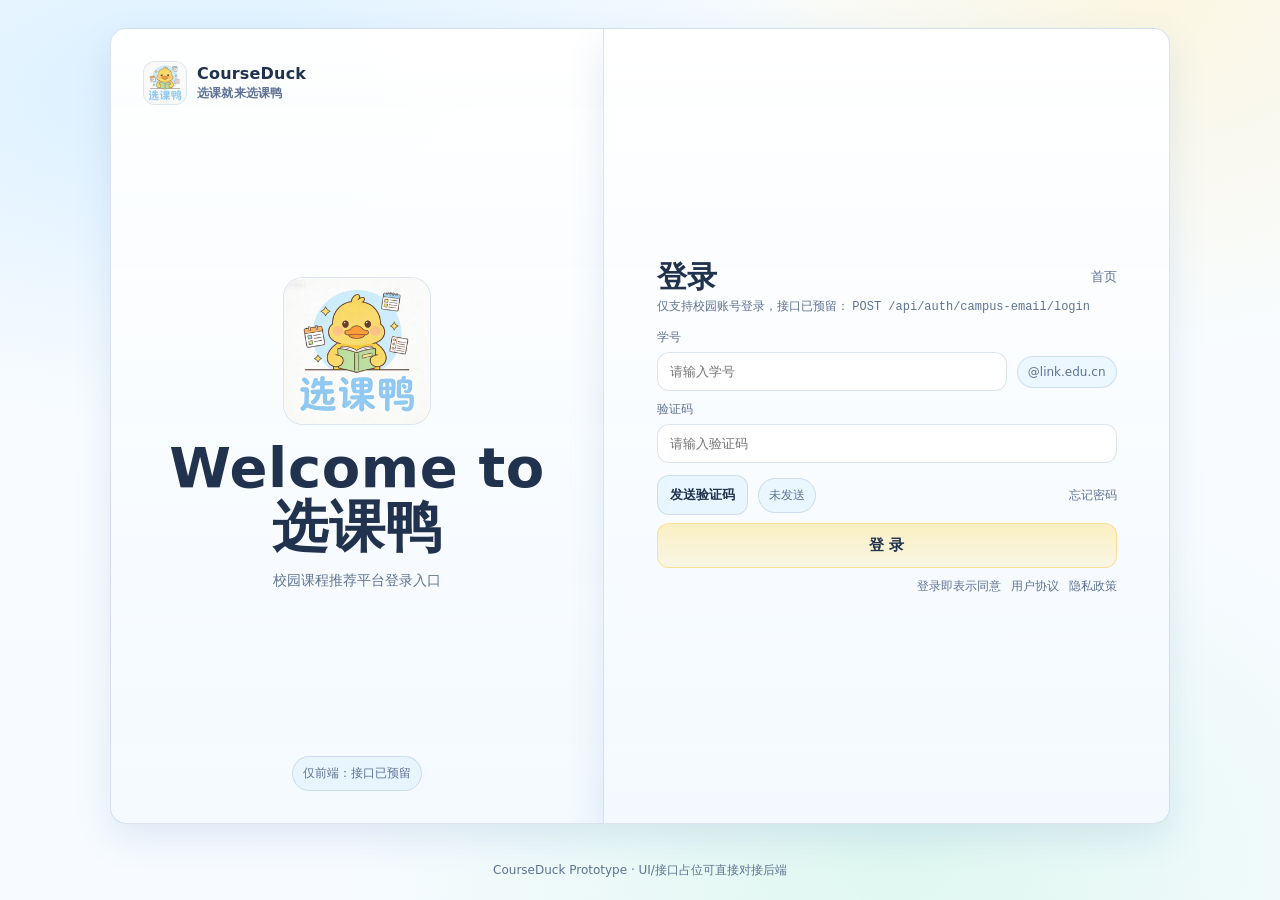
<file: index.html>
<!doctype html>
<html lang="zh-CN">
  <head>
    <meta charset="utf-8" />
    <meta name="viewport" content="width=device-width, initial-scale=1" />
    <meta http-equiv="refresh" content="0; url=./web/login.html" />
    <title>CourseDuck</title>
  </head>
  <body>
    <p>Redirecting to <a href="./web/login.html">CourseDuck Login</a>...</p>
  </body>
</html>
</file>
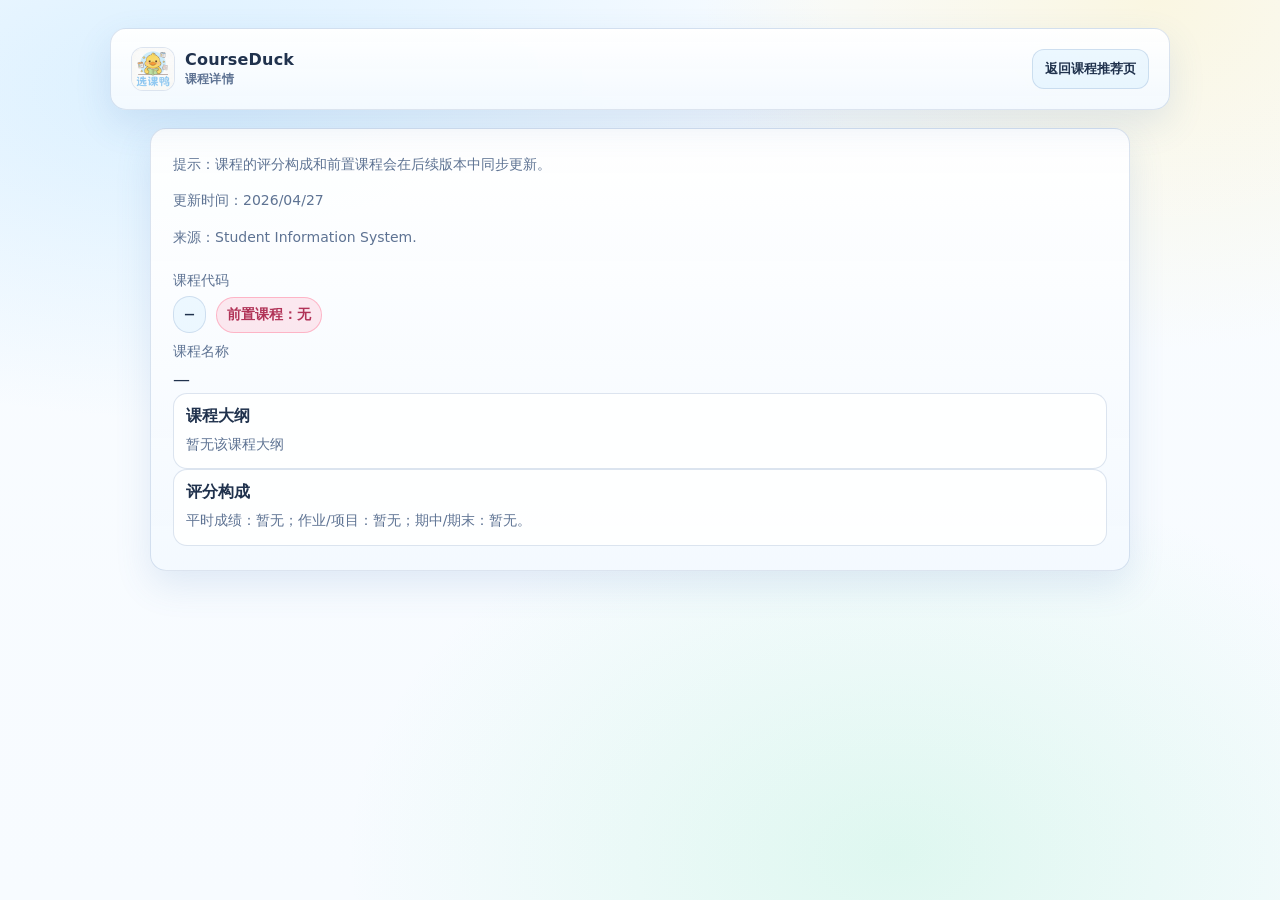
<file: web/course-detail.html>
<!doctype html>
<html lang="zh-CN">
  <head>
    <meta charset="utf-8" />
    <meta name="viewport" content="width=device-width, initial-scale=1" />
    <title>CourseDuck - 课程详情</title>
    <link rel="stylesheet" href="./assets/styles.css" />
  </head>
  <body class="course-detail-page">
    <div class="container">
      <header class="topbar">
        <div class="brand">
          <img class="logo-img" src="./assets/logo.png" alt="CourseDuck Logo" />
          <div>
            <h1>CourseDuck <span class="sub">课程详情</span></h1>
          </div>
        </div>
        <div class="nav">
          <button class="btn" id="backBtn" type="button">返回课程推荐页</button>
        </div>
      </header>

      <div class="grid detail-grid">
        <section class="panel detail-panel">
          <p class="hint">提示：课程的评分构成和前置课程会在后续版本中同步更新。</p>
          <p class="hint">更新时间：2026/04/27</p>
          <p class="hint" id="courseSource">来源：Student Information System.</p>
          <div class="field field-course-code">
            <label>课程代码</label>
            <div class="row">
              <div class="chip course-code-chip" id="courseCodeVal">-</div>
              <div class="chip prereq-chip" id="coursePrereqVal">前置课程：无</div>
            </div>
          </div>
          <div class="field">
            <label>课程名称</label>
            <div class="course-name-val" id="courseNameVal">-</div>
          </div>
          <div class="item">
            <div class="t"><h3>课程大纲</h3></div>
            <div class="meta" id="courseOutlineVal">-</div>
          </div>
          <div class="item">
            <div class="t"><h3>评分构成</h3></div>
            <div class="meta" id="courseGradingVal">暂无（后续补充）</div>
          </div>
        </section>
      </div>
    </div>

    <script src="./assets/course-catalog.js"></script>
    <script>
      const params = new URLSearchParams(window.location.search);
      const code = decodeURIComponent(params.get("code") || "").trim();
      let legacy = {};
      try {
        legacy = JSON.parse(localStorage.getItem("courseduck.courseDetails") || "{}");
      } catch {}

      const catalog = window.COURSE_CATALOG || {};
      const outlineOverrides = {
        FIN2010: "投融资决策、资本成本、货币时间价值、现金流分析、营运资金管理、资本预算",
        FIN2210: "概率基础、随机变量、期望方差、多元分布、条件概率、大数定律、中心极限定理",
        FIN3030: "金融体系、商业银行、金融市场、央行政策、影子银行、中国金融市场结构",
        FIN3080: "现金流估值、相对估值、投资组合理论、CAPM、因子模型、量化策略、行为金融",
        FIN3210: "大数据金融、区块链、机器学习、智能投顾、支付、信贷、监管科技、另类数据",
        FIN3340: "VC/PE、初创企业估值、投资条款、LBO、退出机制（IPO/并购）",
        FIN4080: "前景理论、认知偏差、羊群效应、有限套利、行为资产定价、市场异象",
        FIN4110: "远期期货、期权平价、二叉树模型、BS模型、对冲策略、套利、衍生品定价",
        FIN4120: "债券定价、收益率曲线、久期、凸性、利率风险、期限结构、信用风险",
        FIN4210: "资本结构、MM定理、股利政策、融资决策、资本预算、并购基础",
        FIN4220: "企业估值、相对估值、并购重组、资本结构优化、价值创造",
        FIN4230: "安全边际、自由现金流、经济护城河、财务健康、价值陷阱、长期投资",
        FIN4231: "消费定价模型、因子模型、市场效率、技术分析、行为定价、风险溢价",
        FMA4200: "多元统计、回归分析、时间序列、波动率建模、风险管理、投资组合分析",
        FMA4800: "蒙特卡洛模拟、二叉树、数值定价、随机模型、金融数值方法",
        RMS4060: "市场风险、信用风险、利率风险、流动性风险、衍生品对冲、风险度量",
        ECO2011: "供需理论、消费者行为、生产与成本、市场结构、市场均衡、福利分析",
        ECO2021: "GDP核算、通胀与失业、经济增长、财政政策、货币政策、金融市场",
        ECO3011: "效用函数、生产函数、成本最小化、完全竞争、垄断、寡头、一般均衡",
        ECO3021: "索洛模型、内生增长、IS-LM模型、经济周期、货币政策、开放宏观",
        ECO3080: "线性回归、分类、重抽样、正则化、树模型、神经网络、无监督学习、聚类",
        ECO3090: "信用风险建模、时序分析、深度学习、组合优化、NLP、强化学习交易",
        ECO3110: "时间偏好、风险偏好、前景理论、社会偏好、注意力、框架效应",
        ECO3121: "回归模型、最小二乘法、假设检验、异方差、虚拟变量、时间序列、Stata实操",
        ECO3160: "纳什均衡、序贯博弈、重复博弈、不完全信息、拍卖、议价、委托代理",
        ECO3211: "潜在结果模型、随机实验、DID、工具变量、断点回归、因果推断",
        ECO3410: "货币理论、央行、货币政策、利率决定、银行管理、金融体系",
        ECO3430: "公共品、外部性、税收理论、社保、收入分配、政府干预",
        ECO3480: "市场势力、定价策略、广告、研发、反垄断、网络经济、竞争政策",
        ECO3610: "比较优势、H-O模型、关税、贸易政策、离岸外包、跨国公司",
        ECO3620: "宏观指标、数据可视化、人口结构、经济周期、财政货币政策、AI政策分析",
        ECO3630: "国际收支、汇率决定、利率平价、宏观政策、跨境资本流动、汇率制度",
        ECO3710: "经济改革、制度、官僚治理、分权、国企、金融、创新、环境",
        ECO4121: "平稳序列、ARMA、ARIMA、GARCH、单位根、VAR、波动率建模、预测",
        ACT2111: "会计恒等式、财务报表、借贷记账、收入、资产、负债、所有者权益、会计循环",
        ACT2121: "成本概念、分批/分步成本法、本量利分析、作业成本法、预算、差异分析、资本预算",
        ACT3011: "收入确认、租赁、所得税、养老金、每股收益、权益、负债、报表披露、会计变更",
        ACT3131: "信息不对称、有效市场、会计披露、估值、契约理论、会计新发展",
        ACT3141: "AIS与ERP、收入/支出循环、内控、金蝶系统、供应链云、大数据、区块链",
        ACT3153: "私法、财产法、合同法、商业组织、并购、证券法、中国商法",
        ACT3154: "香港法律制度、反贪、合同法、侵权法、雇佣法、公司治理、公司设立",
        ACT3181: "信用风险、评级方法、会计信息、信贷决策、风险度量、案例分析",
        ACT3311: "会计分析、盈余质量、破产预测、舞弊法务、Stata实操、资本市场应用",
        ACT3321: "文本挖掘、数据处理、情感分析、网络爬虫、主题模型、NLP、生成式AI",
        ACT4121: "管理控制系统、转移定价、绩效衡量、激励机制、公司治理",
        ACT4131: "审计流程、风险评估、内控、销售/采购/存货/薪酬循环、审计报告、职业道德",
        ACT4213: "投资估值、应计与现金流、盈利能力、增长分析、财务预测、AI基本面分析",
        ACT4231: "公司治理、风险识别、合规、反舞弊、反洗钱、内控体系",
        ACT4252: "并购、估值、LBO、重组、破产、SPAC、融资策略、退出策略",
        ACT4262: "个税、企业所得税、增值税、消费税、财产税、转让定价、税收征管",
        ACT4263: "税收居民、税收协定、转让定价、跨境筹划、反避税、双重征税",
        ACT4311: "Python/R、数据处理、预测模型、聚类、关联规则、文本分析、因果推断",
        ACT4321: "数据清洗、SQL、Stata、Tableau、描述/预测分析、数据可视化、AI可视化",
        MAT1001: "极限、导数、积分、微分方程、优化、应用",
        MAT2040: "线性方程组、矩阵、向量空间、行列式、特征值、正交、SVD、线性变换",
        MAT3280: "概率空间、随机变量、期望、大数定律、中心极限定理、条件期望、鞅",
        STA2001: "概率分布、抽样、点估计、区间估计、假设检验",
        STA2002: "方差分析、回归分析、非参数检验、似然比检验、卡方检验",
        STA3020: "充分统计量、似然估计、贝叶斯推断、假设检验、区间估计",
        STA4001: "马尔可夫链、泊松过程、连续时间马氏链、布朗运动、排队论",
        STA4003: "平稳性、ARMA、ARIMA、预测、GARCH、季节性、波动率建模",
        DDA3020: "线性回归、逻辑回归、SVM、决策树、神经网络、无监督学习、聚类、PCA",
        MAT4500: "鞅、布朗运动、伊藤积分、伊藤公式、SDE、衍生品定价、金融应用",
        DMS2030: "运营战略、流程分析、项目管理、质量管理、库存管理、供应链、需求预测",
        DMS3003: "概率统计、线性回归、模型检验、仿真、线性/非线性优化、商业决策",
        MIS2051: "数据库、关系模型、SQL、数据挖掘、聚类、关联规则、文本挖掘、网络分析",
        MIS3011: "生成式AI、大模型、提示工程、机器学习、深度学习、AI项目全流程、商业应用",
        MKT3310: "数据可视化、聚类、回归、分类、实验设计、客户价值、定价优化",
        MKT3320: "数据预处理、RFM、客户生命周期价值、逻辑回归、推荐系统、文本分析",
        MKT3060: "概率统计、A/B测试、回归、DID、RDD、工具变量、因果推断",
        MGT2020: "管理职能、决策、战略、组织设计、领导、控制、全球管理",
        MGT3250: "全球化、FDI、跨国企业、国际化战略、进入模式、区位选择、全球-本地平衡",
        MGT4250: "文化维度、文化智力、国际谈判、商务礼仪、原则式谈判、跨文化冲突解决",
        MKT2010: "营销导论、市场调研、消费者行为、STP、4P策略、品牌、渠道、推广",
        MKT3020: "感知、学习、动机、态度、决策、群体影响、社会阶层、文化",
        MKT3030: "公关、促销、媒体计划、数字媒体、内容策略、传播效果",
        MKT4110: "品牌资产、品牌战略、定位、品牌个性、品牌延伸、无形资产",
        MKT4120: "研究设计、数据收集、问卷设计、抽样、描述/推断统计、回归分析、报告",
      };
      const fromCatalog = code ? catalog[code] : null;
      const fromLegacy = code && legacy[code] ? legacy[code] : null;

      const name =
        (fromCatalog && fromCatalog.name) ||
        (fromLegacy && fromLegacy.name) ||
        "";
      const baseOutline =
        (fromCatalog && fromCatalog.outline) ||
        (fromLegacy && fromLegacy.outline) ||
        "";
      const overrideOutline = (code && outlineOverrides[code]) || "";
      function mergeOutlines(primary, secondary) {
        const parts = []
          .concat((primary || "").split(/[、；;，,]/))
          .concat((secondary || "").split(/[、；;，,]/))
          .map((item) => item.trim())
          .filter(Boolean);
        const uniq = [];
        const seen = new Set();
        for (const item of parts) {
          if (!seen.has(item)) {
            seen.add(item);
            uniq.push(item);
          }
        }
        return uniq.join("、");
      }
      const outline =
        mergeOutlines(baseOutline, overrideOutline) ||
        baseOutline ||
        overrideOutline ||
        "暂无该课程大纲";
      const gradingText = "平时成绩：暂无；作业/项目：暂无；期中/期末：暂无。";
      const prerequisiteText = "前置课程：无";

      document.getElementById("courseCodeVal").textContent = code || "—";
      document.getElementById("courseNameVal").textContent = name || "—";
      document.getElementById("courseOutlineVal").textContent = outline;
      document.getElementById("courseGradingVal").textContent = gradingText;
      document.getElementById("coursePrereqVal").textContent = prerequisiteText;

      document.getElementById("backBtn").addEventListener("click", () => {
        if (history.length > 1) history.back();
        else window.location.href = "./recommend.html";
      });
    </script>
  </body>
</html>
</file>
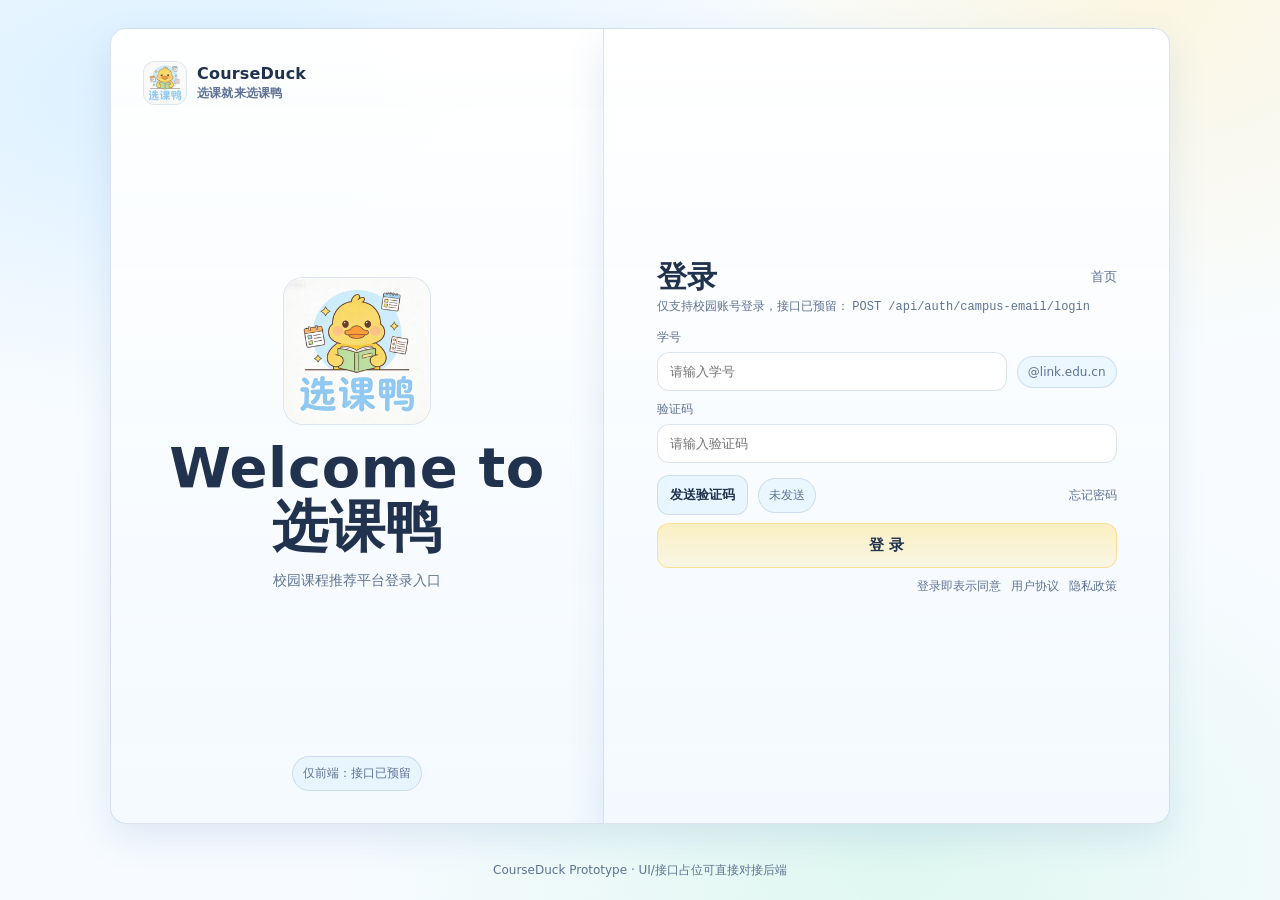
<file: web/login.html>
<!doctype html>
<html lang="zh-CN">
  <head>
    <meta charset="utf-8" />
    <meta name="viewport" content="width=device-width, initial-scale=1" />
    <title>CourseDuck - 登录</title>
    <link rel="stylesheet" href="./assets/styles.css" />
  </head>
  <body>
    <div class="login-shell">
      <section class="login-hero panel">
        <div class="brand">
          <img class="logo-img" src="./assets/logo.png" alt="CourseDuck Logo" />
          <div>
            <h1>CourseDuck <span class="sub">选课就来选课鸭</span></h1>
          </div>
        </div>
        <div class="hero-copy">
          <img class="hero-center-logo" src="./assets/logo.png" alt="选课鸭 Logo" />
          <h2>Welcome to<br />选课鸭</h2>
          <p class="hint">校园课程推荐平台登录入口</p>
        </div>
        <div class="hero-meta">
          <span class="chip">仅前端：接口已预留</span>
        </div>
      </section>

      <section class="login-form-wrap panel">
        <div class="login-form-inner">
          <div class="login-head">
            <h2>登录</h2>
            <a class="login-home" href="./school.html" title="跳过登录（原型）">首页</a>
          </div>
          <p class="hint">
            仅支持校园账号登录，接口已预留：
            <span style="font-family:var(--mono)">POST /api/auth/campus-email/login</span>
          </p>

          <form id="loginForm" class="login-form">
            <div class="field">
              <label for="studentId">学号</label>
              <div class="row login-email-row">
                <input class="input" id="studentId" name="studentId" type="text" placeholder="请输入学号" autocomplete="username" required />
                <span class="chip">@link.edu.cn</span>
              </div>
            </div>
            <div class="field">
              <label for="code">验证码</label>
              <input class="input" id="code" name="code" type="text" placeholder="请输入验证码" inputmode="numeric" minlength="4" maxlength="8" required />
            </div>

            <div class="row login-actions">
              <div class="row">
                <button class="btn" id="sendCodeBtn" type="button">发送验证码</button>
                <span class="chip" id="sendHint">未发送</span>
              </div>
              <a href="#" class="login-forgot">忘记密码</a>
            </div>

            <button class="btn primary login-submit" id="loginBtn" type="submit">登 录</button>

            <div class="row policy-links login-policy">
              <span>登录即表示同意</span>
              <a href="#" id="agreementBtn">用户协议</a>
              <a href="#" id="privacyBtn">隐私政策</a>
            </div>
          </form>
        </div>
      </section>
    </div>

    <div class="footer">CourseDuck Prototype · UI/接口占位可直接对接后端</div>
    <div class="modal-overlay" id="policyModalOverlay" aria-hidden="true">
      <div class="modal" role="dialog" aria-modal="true" aria-labelledby="policyModalTitle">
        <div class="modal-header">
          <h3 class="modal-title" id="policyModalTitle">协议标题</h3>
          <button class="btn" type="button" id="policyModalCloseTop">关闭</button>
        </div>
        <div class="modal-body" id="policyModalBody">
          协议内容占位。
        </div>
        <div class="modal-footer">
          <button class="btn primary" type="button" id="policyModalCloseBottom">我知道了</button>
        </div>
      </div>
    </div>

    <script type="module">
      import { loginWithCampusEmail } from "./assets/api.js";
      import { $, toast, writeSession } from "./assets/ui.js";

      const form = $("#loginForm");
      const studentIdEl = $("#studentId");
      const codeEl = $("#code");
      const sendBtn = $("#sendCodeBtn");
      const sendHint = $("#sendHint");
      const loginBtn = $("#loginBtn");
      const agreementBtn = $("#agreementBtn");
      const privacyBtn = $("#privacyBtn");
      const policyModalOverlay = $("#policyModalOverlay");
      const policyModalTitle = $("#policyModalTitle");
      const policyModalBody = $("#policyModalBody");
      const policyModalCloseTop = $("#policyModalCloseTop");
      const policyModalCloseBottom = $("#policyModalCloseBottom");

      function openPolicyModal(type) {
        if (type === "agreement") {
          policyModalTitle.textContent = "用户协议";
          policyModalBody.textContent = "用户协议内容预留中：后续可接入完整协议文本或 markdown 渲染。";
        } else {
          policyModalTitle.textContent = "隐私政策";
          policyModalBody.textContent = "隐私政策内容预留中：后续可接入完整隐私条款与数据说明。";
        }
        policyModalOverlay.classList.add("show");
        policyModalOverlay.setAttribute("aria-hidden", "false");
      }
      function closePolicyModal() {
        policyModalOverlay.classList.remove("show");
        policyModalOverlay.setAttribute("aria-hidden", "true");
      }

      sendBtn.addEventListener("click", () => {
        const studentId = (studentIdEl.value || "").trim();
        if (!studentId) {
          toast({ title: "请先填写学号", message: "示例：12345678" });
          return;
        }
        sendHint.textContent = "已发送（原型占位）";
        toast({
          title: "验证码已发送（占位）",
          message: "当前原型不实际发送邮件。后端接入后可实现 /api/auth/campus-email/send-code。",
        });
      });

      form.addEventListener("submit", async (e) => {
        e.preventDefault();
        const studentId = (studentIdEl.value || "").trim();
        const email = `${studentId}@link.edu.cn`;
        const code = (codeEl.value || "").trim();
        if (!studentId || !code) return;

        loginBtn.disabled = true;
        loginBtn.textContent = "登录中…";
        try {
          const res = await loginWithCampusEmail({ email, code });
          writeSession(res);
          toast({ title: "登录成功", message: `欢迎：${res.user?.email || email}` });
          setTimeout(() => (window.location.href = "./school.html"), 450);
        } catch (err) {
          toast({ title: "登录失败", message: String(err?.message || err) });
        } finally {
          loginBtn.disabled = false;
          loginBtn.textContent = "登录";
        }
      });

      agreementBtn.addEventListener("click", (e) => {
        e.preventDefault();
        openPolicyModal("agreement");
      });
      privacyBtn.addEventListener("click", (e) => {
        e.preventDefault();
        openPolicyModal("privacy");
      });
      policyModalCloseTop.addEventListener("click", closePolicyModal);
      policyModalCloseBottom.addEventListener("click", closePolicyModal);
      policyModalOverlay.addEventListener("click", (e) => {
        if (e.target === policyModalOverlay) closePolicyModal();
      });
    </script>
  </body>
</html>
</file>
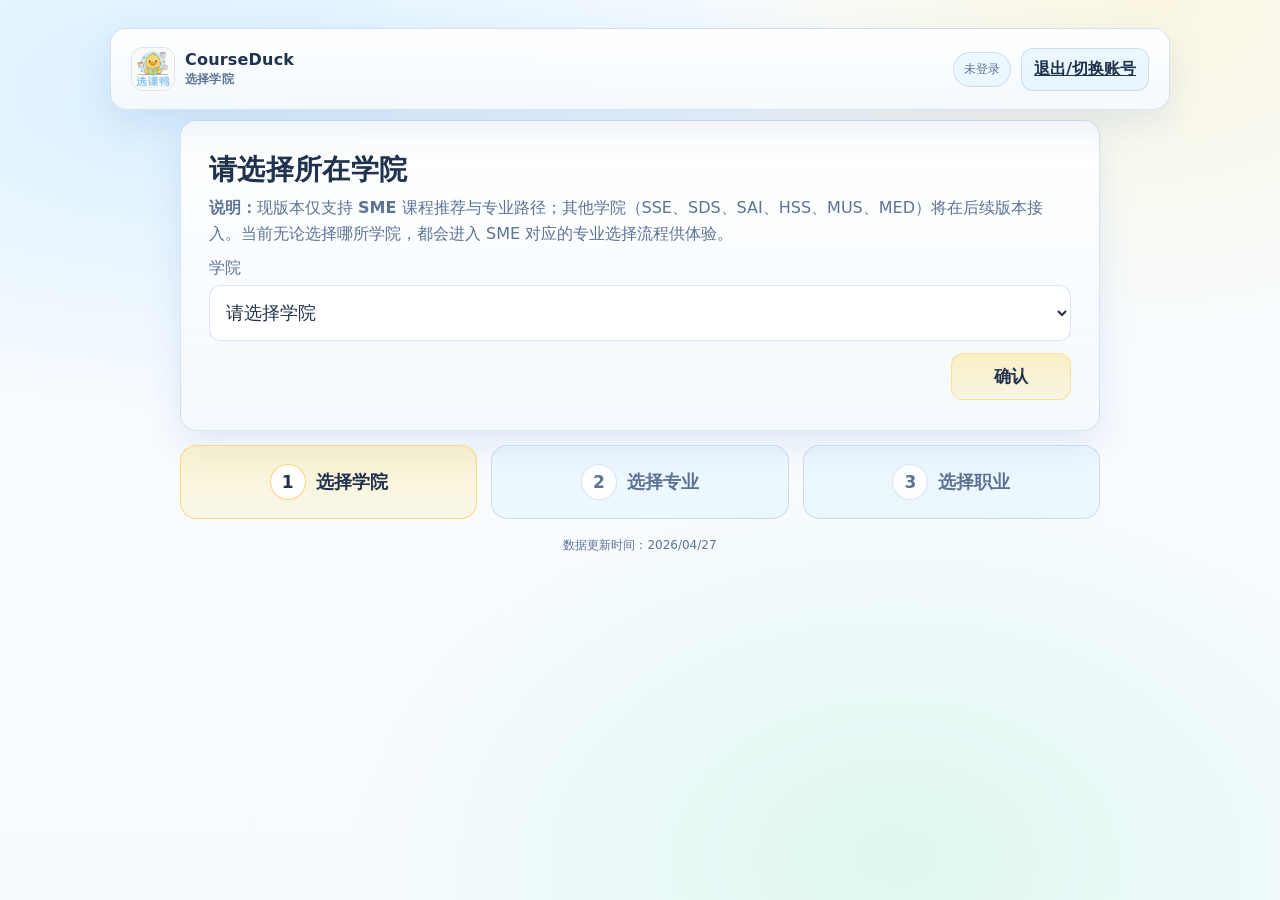
<file: web/recommend.html>
<!doctype html>
<html lang="zh-CN">
  <head>
    <meta charset="utf-8" />
    <meta name="viewport" content="width=device-width, initial-scale=1" />
    <title>CourseDuck - 推荐</title>
    <link rel="stylesheet" href="./assets/styles.css" />
  </head>
  <body class="recommend-page">
    <div class="container">
      <header class="topbar">
        <div class="brand">
          <img class="logo-img" src="./assets/logo.png" alt="CourseDuck Logo" />
          <div>
            <h1>CourseDuck <span class="sub">推荐（技能树 + 课程）</span></h1>
          </div>
        </div>
        <div class="nav">
          <span class="chip" id="profileChip">未选择</span>
          <a class="btn" href="./career.html">返回职业选择</a>
          <a class="btn" href="./school.html">返回学院选择</a>
          <a class="btn danger" href="./login.html">退出/切换账号</a>
        </div>
      </header>

      <div class="recommend-layout">
        <div class="recommend-left">
          <section class="panel skill-display-panel">
            <h2>技能展示</h2>
            <p class="hint">
              技能展示用于解释“为什么推荐这些课”，下方以树形图形式展示职业与技能组关系。
              本页预留接口：<span style="font-family:var(--mono)">GET /api/skill-tree</span>、<span style="font-family:var(--mono)">POST /api/recommendations</span>
            </p>
            <div id="tree"></div>
            <div class="row skill-report-action">
              <button class="btn" id="skillReportBtn" type="button">技能报告</button>
            </div>
          </section>

          <section class="panel">
            <h2>专业课程库</h2>
            <p class="hint">勾选你已经上过的课程，系统会在推荐中标记“已修”。课程标签分为基础课、进阶课和四选一（只需选择一门或多门即可）。</p>
            <div class="list" id="courseList" style="margin-top:10px"></div>
          </section>
        </div>

        <aside class="panel recommend-right">
          <h2>课程推荐</h2>
          <p class="hint">推荐结果与技能树同排展示，点击课程详情跳转到详情页查看。</p>
          <div class="row" style="justify-content:space-between; margin-bottom:10px">
            <span class="chip" id="reqMeta">requestId: -</span>
            <button class="btn primary" id="regenBtn" type="button">刷新</button>
          </div>
          <div class="list" id="recoList"></div>
        </aside>
      </div>

      <div class="footer">建议：后端接入后，把推荐结果落库，支持“收藏/反馈/不喜欢/原因”闭环优化</div>
      <div class="footer">数据更新时间：2026/04/27</div>
    </div>
    <div class="modal-overlay" id="skillReportModalOverlay" aria-hidden="true">
      <div class="modal" role="dialog" aria-modal="true" aria-labelledby="skillReportModalTitle">
        <div class="modal-header">
          <h3 class="modal-title" id="skillReportModalTitle">技能报告</h3>
          <button class="btn" type="button" id="skillReportCloseTop">关闭</button>
        </div>
        <div class="modal-body">
          <p style="margin:0 0 8px">数据来源：boss直聘</p>
          <p style="margin:0">技能树分析：暂无（会在后续版本中同步更新， 跟据已修课程显示已掌握的技能以及技能缺口）</p>
        </div>
        <div class="modal-footer">
          <button class="btn primary" type="button" id="skillReportCloseBottom">我知道了</button>
        </div>
      </div>
    </div>

    <script src="./assets/course-catalog.js"></script>
    <script>
      const $ = (s) => document.querySelector(s);
      const profile = (() => {
        let p = {};
        try { p = JSON.parse(localStorage.getItem("courseduck.profile") || "{}"); } catch {}
        const q = new URLSearchParams(window.location.search);
        if (!p.majorId && q.get("majorId")) p.majorId = q.get("majorId");
        if (!p.careerId && q.get("careerId")) p.careerId = q.get("careerId");
        return p || {};
      })();
      const SCHOOL_IDS = ["SME", "SSE", "SDS", "SAI", "HSS", "MUS", "MED"];
      if (!profile.schoolId || !SCHOOL_IDS.includes(profile.schoolId)) {
        window.location.href = "./school.html";
      } else if (!profile.majorId || !profile.careerId) {
        window.location.href = profile.majorId ? "./career.html" : "./info.html";
      }

      const profileChip = $("#profileChip");
      profileChip.textContent = `schoolId=${profile.schoolId || "-"} · majorId=${profile.majorId || "-"} · careerId=${profile.careerId || "-"}`;

      const PROFILE_TEMPLATES = {
        product_manager: {
          skills: ["需求分析", "产品规划", "项目管理", "商业逻辑", "数据决策", "用户研究"],
          courses: [
            { text: "MGT2020 Principles of Management", type: "基础课" },
            { text: "FIN2010 Financial Management", type: "基础课" },
            { text: "DMS3003 Data Analytics and Decision Making", type: "四选一" },
            { text: "MIS3011 Advanced AI for Business", type: "进阶课" },
            { text: "MKT2010 Marketing Management", type: "进阶课" },
          ],
        },
        game_planner: {
          skills: ["系统设计", "数值策划", "用户体验", "项目管理", "逻辑分析"],
          courses: [
            { text: "MGT2020 Principles of Management", type: "基础课" },
            { text: "DMS3003 Data Analytics and Decision Making", type: "四选一" },
            { text: "ECO3080 Machine Learning for Business", type: "进阶课" },
            { text: "MKT3020 Consumer Behavior", type: "进阶课" },
          ],
        },
        ops_content: {
          skills: ["内容策划", "用户增长", "活动运营", "数据复盘", "渠道管理"],
          courses: [
            { text: "MGT2020 Principles of Management", type: "基础课" },
            { text: "MKT2010 Marketing Management", type: "基础课" },
            { text: "DMS3003 Data Analytics and Decision Making", type: "四选一" },
            { text: "MKT3030 Integrated Marketing Communication", type: "进阶课" },
          ],
        },
        ops_ecom: {
          skills: ["店铺运营", "流量运营", "跨境合规", "供应链协同", "订单管理"],
          courses: [
            { text: "DMS2030 Operations Management", type: "基础课" },
            { text: "FIN2010 Financial Management", type: "基础课" },
            { text: "ECO3610 International Trade", type: "四选一" },
            { text: "MKT3310 Marketing Analytics", type: "进阶课" },
          ],
        },
        user_research: {
          skills: ["用户调研", "需求挖掘", "行为分析", "数据洞察", "报告输出"],
          courses: [
            { text: "STA2001 Probability and Statistics I", type: "基础课" },
            { text: "MKT4120 Marketing Research", type: "进阶课" },
            { text: "MKT3020 Consumer Behavior", type: "进阶课" },
          ],
        },
        hr_admin: {
          skills: ["组织管理", "招聘绩效", "流程合规", "行政统筹", "沟通协调"],
          courses: [
            { text: "MGT2020 Principles of Management", type: "基础课" },
            { text: "FIN2010 Financial Management", type: "基础课" },
            { text: "ACT3153 Business and Company Law", type: "进阶课" },
          ],
        },
        finance_accounting: {
          skills: ["账务处理", "报表编制", "成本控制", "预算管理", "财务分析"],
          courses: [
            { text: "ACT2111 Introductory Financial Accounting", type: "基础课" },
            { text: "ACT2121 Introductory Management Accounting", type: "基础课" },
            { text: "FIN2010 Financial Management", type: "四选一" },
            { text: "ACT4213 Financial Statement Analysis", type: "进阶课" },
          ],
        },
        finance_audit: {
          skills: ["内控审计", "风险识别", "合规核查", "舞弊分析", "审计报告"],
          courses: [
            { text: "ACT2111 Introductory Financial Accounting", type: "基础课" },
            { text: "ACT4131 Auditing", type: "进阶课" },
            { text: "ACT4231 Internal Auditing and Risk Management", type: "进阶课" },
          ],
        },
        finance_tax: {
          skills: ["税务申报", "税务筹划", "跨境税收", "转让定价", "合规风控"],
          courses: [
            { text: "ACT2111 Introductory Financial Accounting", type: "基础课" },
            { text: "ACT4262 China Taxation", type: "进阶课" },
            { text: "ACT4263 International Taxation", type: "进阶课" },
          ],
        },
        consulting: {
          skills: ["行业研究", "数据建模", "商业诊断", "方案撰写", "政策分析"],
          courses: [
            { text: "ECO2011 Basic Microeconomics", type: "基础课" },
            { text: "ECO2021 Basic Macroeconomics", type: "基础课" },
            { text: "ECO3121 Introductory Econometrics", type: "四选一" },
            { text: "ECO3160 Game Theory and Business Strategy", type: "进阶课" },
          ],
        },
        sales: {
          skills: ["客户开发", "商务谈判", "渠道管理", "业绩达成", "客户维护"],
          courses: [
            { text: "MKT2010 Marketing Management", type: "基础课" },
            { text: "MKT3020 Consumer Behavior", type: "进阶课" },
          ],
        },
        foreign_trade: {
          skills: ["跨境谈判", "报关物流", "国际结算", "单证处理", "跨境合规"],
          courses: [
            { text: "ECO3610 International Trade", type: "基础课" },
            { text: "ECO3630 International Finance", type: "基础课" },
            { text: "MGT4250 Cross-Cultural Communication and Negotiation", type: "进阶课" },
          ],
        },
        marketing: {
          skills: ["品牌策划", "投放优化", "用户洞察", "数据建模", "公关传播"],
          courses: [
            { text: "MKT2010 Marketing Management", type: "基础课" },
            { text: "DMS3003 Data Analytics and Decision Making", type: "四选一" },
            { text: "MKT4110 Strategic Brand Management", type: "进阶课" },
            { text: "MKT3310 Marketing Analytics", type: "进阶课" },
          ],
        },
        finance_main: {
          skills: ["投资分析", "估值定价", "风险管理", "资产配置", "合规清算"],
          courses: [
            { text: "FIN2010 Financial Management", type: "基础课" },
            { text: "FIN3030 Financial Institutions and Markets", type: "基础课" },
            { text: "FIN3080 Investment Analysis and Portfolio Management", type: "四选一" },
            { text: "FIN4110 Options and Futures", type: "进阶课" },
            { text: "RMS4060 Risk Management with Derivatives", type: "进阶课" },
          ],
        },
        data_analyst: {
          skills: ["数据清洗", "统计建模", "数据可视化", "商业决策", "AI应用"],
          courses: [
            { text: "STA2001 Probability and Statistics I", type: "基础课" },
            { text: "MAT2040 Linear Algebra", type: "基础课" },
            { text: "DMS3003 Data Analytics and Decision Making", type: "四选一" },
            { text: "MIS2051 IT in Business Applications", type: "进阶课" },
            { text: "DDA3020 Machine Learning", type: "进阶课" },
          ],
        },
        intl_management_marketing: {
          skills: ["跨国运营", "跨文化沟通", "战略管理", "品牌定位", "全球渠道"],
          courses: [
            { text: "MGT2020 Principles of Management", type: "基础课" },
            { text: "MKT2010 Marketing Management", type: "基础课" },
            { text: "MGT3250 International Business", type: "四选一" },
            { text: "MGT4250 Cross-Cultural Communication and Negotiation", type: "进阶课" },
          ],
        },
        supply_chain_ops: {
          skills: ["全链协同", "成本管控", "交付管理", "供应链风险应对"],
          courses: [
            { text: "DMS2030 Operations Management", type: "基础课" },
            { text: "MGT2020 Principles of Management", type: "基础课" },
            { text: "DMS3003 Data Analytics and Decision Making", type: "四选一" },
            { text: "MIS2051 IT in Business Applications", type: "进阶课" },
            { text: "SCM3010 Supply Chain Management", type: "进阶课" },
          ],
        },
        production_plan: {
          skills: ["需求预测", "产能计划", "库存优化", "交期管控", "生产排程"],
          courses: [
            { text: "DMS2030 Operations Management", type: "基础课" },
            { text: "FIN2210 Probability for Finance", type: "基础课" },
            { text: "STA4003 Time Series", type: "四选一" },
            { text: "ECO3080 Machine Learning for Business", type: "进阶课" },
            { text: "SCM3020 Demand and Inventory Planning", type: "进阶课" },
          ],
        },
        supply_procurement: {
          skills: ["供应商开发", "商务议价", "成本控制", "质量管控", "交付管理"],
          courses: [
            { text: "DMS2030 Operations Management", type: "基础课" },
            { text: "ACT3153 Business and Company Law", type: "基础课" },
            { text: "ECO3610 International Trade", type: "四选一" },
            { text: "SCM3030 Strategic Procurement and Supply", type: "进阶课" },
          ],
        },
        warehouse_logistics: {
          skills: ["仓储规划", "物流调度", "配送优化", "WMS系统", "成本管控"],
          courses: [
            { text: "DMS2030 Operations Management", type: "基础课" },
            { text: "DMS3003 Data Analytics and Decision Making", type: "四选一" },
            { text: "MIS2051 IT in Business Applications", type: "进阶课" },
            { text: "LGS3010 Logistics and Distribution Management", type: "进阶课" },
          ],
        },
        supply_data: {
          skills: ["数据建模", "流程优化", "供应链仿真", "效率提升", "成本分析"],
          courses: [
            { text: "STA2001 Probability and Statistics I", type: "基础课" },
            { text: "DMS2030 Operations Management", type: "基础课" },
            { text: "FMA4200 Financial Data Analysis", type: "四选一" },
            { text: "STA4003 Time Series", type: "进阶课" },
            { text: "ACT4321 Accounting Database and Data Visualization", type: "进阶课" },
          ],
        },
      };
      const LEGACY_CAREER_PROFILES = {
        career_ib_analyst: { skills:["企业估值","财务建模","并购重组","尽职调查","投融资方案设计","财报分析"], courses:[{ text:"FIN2010 Financial Management", type:"基础课" },{ text:"FIN3080 Investment Analysis and Portfolio Management", type:"四选一" },{ text:"FIN4210 Corporate Finance", type:"进阶课" },{ text:"FIN4220 Advanced Corporate Finance", type:"进阶课" },{ text:"FIN4050 Mergers and Acquisitions", type:"进阶课" },{ text:"ACT4213 Financial Statement Analysis", type:"进阶课" },{ text:"FIN4230 Value Investing", type:"进阶课" }] },
        career_securities_trader: { skills:["金融市场交易","衍生品操作","风险控制","投资组合管理","行情研判"], courses:[{ text:"FIN3080 Investment Analysis and Portfolio Management", type:"四选一" },{ text:"FIN4110 Options and Futures", type:"进阶课" },{ text:"FIN3030 Financial Institutions and Markets", type:"基础课" },{ text:"RMS4060 Risk Management with Derivatives", type:"进阶课" },{ text:"FIN4080 Behavioral Finance", type:"进阶课" },{ text:"FIN4120 Fixed Income Securities Analysis", type:"进阶课" }] },
        career_bank_mt: { skills:["商业银行运营","信贷管理","金融合规","客户管理","宏观政策解读"], courses:[{ text:"FIN3030 Financial Institutions and Markets", type:"基础课" },{ text:"FIN3060 Banking", type:"进阶课" },{ text:"FIN2010 Financial Management", type:"基础课" },{ text:"FIN4210 Corporate Finance", type:"进阶课" },{ text:"ECO3410 Economics of Money and Financial Institutions", type:"进阶课" },{ text:"ACT3181 Credit Rating and Risk Management", type:"进阶课" }] },
        career_investment_manager: { skills:["项目尽调","估值建模","投后管理","VC/PE运作","商业计划书研判"], courses:[{ text:"FIN2010 Financial Management", type:"基础课" },{ text:"FIN3330 Alternative Investments", type:"进阶课" },{ text:"FIN3340 Financial Innovations and Alternative Investment", type:"进阶课" },{ text:"FIN4210 Corporate Finance", type:"进阶课" },{ text:"FIN4230 Value Investing", type:"进阶课" },{ text:"ACT4213 Financial Statement Analysis", type:"进阶课" }] },
        career_mgmt_consultant: { skills:["行业研究","战略规划","商业分析","数据建模","方案撰写","案例分析"], courses:[{ text:"ECO2011 Basic Microeconomics", type:"基础课" },{ text:"ECO3011 Intermediate Microeconomic Theory", type:"进阶课" },{ text:"ECO3160 Game Theory and Business Strategy", type:"进阶课" },{ text:"ECO3480 Industrial Organization and Public Policy", type:"进阶课" },{ text:"ECO3211 Quantitative Methods for Policy Evaluation", type:"四选一" },{ text:"ECO3110 Behavioral Economics", type:"进阶课" }] },
        career_strategy_analyst: { skills:["宏观趋势研判","用户与市场分析","商业模型分析","数据驱动决策"], courses:[{ text:"ECO2021 Basic Macroeconomics", type:"基础课" },{ text:"ECO3021 Intermediate Macroeconomic Theory", type:"进阶课" },{ text:"ECO3620 Data Analysis and Macroeconomic Policies", type:"进阶课" },{ text:"ECO3150 Digital Economics", type:"进阶课" },{ text:"ECO3110 Behavioral Economics", type:"进阶课" }] },
        career_macro_researcher: { skills:["宏观经济预测","政策分析","经济指标建模","行业周期判断"], courses:[{ text:"ECO2021 Basic Macroeconomics", type:"基础课" },{ text:"ECO3021 Intermediate Macroeconomic Theory", type:"进阶课" },{ text:"ECO3630 International Finance", type:"基础课" },{ text:"ECO3410 Economics of Money and Financial Institutions", type:"进阶课" },{ text:"ECO3620 Data Analysis and Macroeconomic Policies", type:"进阶课" },{ text:"ECO3710 China Economy", type:"进阶课" }] },
        career_regulatory_analyst: { skills:["政策评估","经济统计","风险监测","合规分析","宏观审慎管理"], courses:[{ text:"ECO3430 Public Finance", type:"进阶课" },{ text:"ECO4121 Intermediate Econometrics", type:"进阶课" },{ text:"ECO3230 Economic Analysis of Law and Human Behavior", type:"进阶课" },{ text:"ECO3410 Economics of Money and Financial Institutions", type:"进阶课" },{ text:"ECO4001 Environmental Economics and Policy", type:"进阶课" }] },
        career_big4_auditor: { skills:["财务审计","内控测试","审计准则应用","风险评估","底稿编制"], courses:[{ text:"ACT2111 Introductory Financial Accounting", type:"基础课" },{ text:"ACT3011 Intermediate Financial Accounting", type:"进阶课" },{ text:"ACT4131 Auditing", type:"进阶课" },{ text:"ACT4231 Internal Auditing and Risk Management", type:"进阶课" },{ text:"ACT3141 Accounting Information Systems", type:"进阶课" },{ text:"ACT3131 Accounting Theory", type:"进阶课" }] },
        career_corporate_finance: { skills:["账务处理","成本核算","预算管理","财务报表编制","资金管理"], courses:[{ text:"ACT2121 Introductory Management Accounting", type:"基础课" },{ text:"ACT3011 Intermediate Financial Accounting", type:"进阶课" },{ text:"ACT3311 Accounting Forecasting and Analysis", type:"进阶课" },{ text:"ACT4213 Financial Statement Analysis", type:"进阶课" },{ text:"ACT4121 Strategic Management Accounting", type:"进阶课" }] },
        career_tax_advisor: { skills:["税务合规","税务筹划","中国税制","国际税收","转让定价"], courses:[{ text:"ACT2111 Introductory Financial Accounting", type:"基础课" },{ text:"ACT4262 China Taxation", type:"进阶课" },{ text:"ACT4263 International Taxation", type:"进阶课" },{ text:"ACT3153 Business and Company Law", type:"进阶课" }] },
        career_accountant: { skills:["会计核算","报表编制","内控管理","财务分析","会计准则执行"], courses:[{ text:"ACT2111 Introductory Financial Accounting", type:"基础课" },{ text:"ACT3011 Intermediate Financial Accounting", type:"进阶课" },{ text:"ACT3131 Accounting Theory", type:"进阶课" },{ text:"ACT3141 Accounting Information Systems", type:"进阶课" },{ text:"ACT4213 Financial Statement Analysis", type:"进阶课" }] },
        career_quant_trader: { skills:["量化策略开发","回测","程序化交易","风险模型","统计套利"], courses:[{ text:"FIN2210 Probability for Finance", type:"基础课" },{ text:"FIN4110 Options and Futures", type:"进阶课" },{ text:"FMA4200 Financial Data Analysis", type:"四选一" },{ text:"ECO3090 Machine Learning for Financial Economics", type:"进阶课" },{ text:"MAT4500 Stochastics Differential Equations", type:"进阶课" },{ text:"STA4003 Time Series", type:"进阶课" }] },
        career_fin_model_dev: { skills:["衍生品定价","风险模型","数值计算","蒙特卡洛模拟","量化建模"], courses:[{ text:"FMA4800 Financial Computation", type:"进阶课" },{ text:"FIN4110 Options and Futures", type:"进阶课" },{ text:"STA4001 Stochastic Process", type:"进阶课" },{ text:"FMA4200 Financial Data Analysis", type:"四选一" },{ text:"FIN4231 Asset Pricing", type:"进阶课" },{ text:"MAT3280 Probability Theory", type:"进阶课" }] },
        career_fintech_algo: { skills:["机器学习","数据分析","金融算法","大数据处理","模型部署"], courses:[{ text:"DDA3020 Machine Learning", type:"进阶课" },{ text:"ACT4311 Data Mining for Accounting Analytics", type:"进阶课" },{ text:"FIN3210 Fintech Theory and Practice", type:"进阶课" },{ text:"FMA4200 Financial Data Analysis", type:"四选一" },{ text:"FIN3090 AI Applications in Finance", type:"进阶课" },{ text:"STA4003 Time Series", type:"进阶课" }] },
        career_bi_analyst: { skills:["数据清洗","统计建模","可视化","商业洞察","报告输出"], courses:[{ text:"DMS3003 Data Analytics and Decision Making", type:"四选一" },{ text:"ACT4321 Accounting Database and Data Visualization", type:"进阶课" },{ text:"MKT3310 Marketing Analytics", type:"进阶课" },{ text:"ACT4311 Data Mining for Accounting Analytics", type:"进阶课" },{ text:"STA3010 Regression Analysis", type:"进阶课" },{ text:"STA3020 Statistical Inference", type:"进阶课" }] },
        career_data_ops: { skills:["用户数据分析","增长运营","数据监控","业务指标优化"], courses:[{ text:"MKT3320 Digital Consumer Analytics", type:"进阶课" },{ text:"MKT3310 Marketing Analytics", type:"进阶课" },{ text:"DMS3003 Data Analytics and Decision Making", type:"四选一" },{ text:"ECO3080 Machine Learning for Business", type:"进阶课" },{ text:"ACT4321 Accounting Database and Data Visualization", type:"进阶课" }] },
        career_digital_analyst: { skills:["流程数字化","数据治理","业务分析","系统需求","数字化转型"], courses:[{ text:"ACT3141 Accounting Information Systems", type:"进阶课" },{ text:"DMS3003 Data Analytics and Decision Making", type:"四选一" },{ text:"ACT4321 Accounting Database and Data Visualization", type:"进阶课" },{ text:"MIS2051 IT in Business Applications", type:"进阶课" }] },
        career_market_data_specialist: { skills:["市场调研","用户画像","营销效果分析","数据报表","竞品分析"], courses:[{ text:"MKT4120 Marketing Research", type:"进阶课" },{ text:"MKT3310 Marketing Analytics", type:"进阶课" },{ text:"MKT3320 Digital Consumer Analytics", type:"进阶课" },{ text:"DMS3003 Data Analytics and Decision Making", type:"四选一" },{ text:"MKT3060 Quantitative Marketing Methods in the AI Age", type:"进阶课" }] },
        career_cross_border_business: { skills:["国际贸易","跨境运营","海关合规","海外市场拓展","供应链管理"], courses:[{ text:"ECO3610 International Trade", type:"基础课" },{ text:"MGT3250 International Business", type:"四选一" },{ text:"MKT3050 Global Marketing", type:"进阶课" },{ text:"DMS2030 Operations Management", type:"基础课" },{ text:"ECO3630 International Finance", type:"基础课" },{ text:"MGT4250 Cross-Cultural Communication and Negotiation", type:"进阶课" }] },
        career_brand_pr: { skills:["品牌管理","媒体沟通","危机公关","活动策划","舆情管理"], courses:[{ text:"MKT3030 Integrated Marketing Communication", type:"进阶课" },{ text:"MKT4110 Strategic Brand Management", type:"进阶课" },{ text:"MGT4250 Cross-Cultural Communication and Negotiation", type:"进阶课" }] },
        career_foreign_market_specialist: { skills:["市场调研","营销策划","品牌推广","跨文化沟通","渠道管理"], courses:[{ text:"MKT2010 Marketing Management", type:"基础课" },{ text:"MKT3050 Global Marketing", type:"进阶课" },{ text:"MKT3020 Consumer Behavior", type:"进阶课" },{ text:"MGT4250 Cross-Cultural Communication and Negotiation", type:"进阶课" },{ text:"MGT3250 International Business", type:"四选一" }] },
        career_internet_marketing_ops: { skills:["用户增长","内容策划","活动运营","渠道投放","数据复盘"], courses:[{ text:"MKT2010 Marketing Management", type:"基础课" },{ text:"MKT3320 Digital Consumer Analytics", type:"进阶课" },{ text:"MKT3020 Consumer Behavior", type:"进阶课" },{ text:"MKT3310 Marketing Analytics", type:"进阶课" },{ text:"MKT3080 Strategic Media Planning", type:"进阶课" }] },
      };
      const CAREER_PROFILES = {
        ...LEGACY_CAREER_PROFILES,
        career_product_manager: PROFILE_TEMPLATES.product_manager,
        career_fin_product_manager: PROFILE_TEMPLATES.product_manager,
        career_hardware_product_manager: PROFILE_TEMPLATES.product_manager,
        career_cosmetics_product_manager: PROFILE_TEMPLATES.product_manager,
        career_game_planner: PROFILE_TEMPLATES.game_planner,
        career_content_ops: PROFILE_TEMPLATES.ops_content,
        career_new_media_ops: PROFILE_TEMPLATES.ops_content,
        career_product_ops: PROFILE_TEMPLATES.ops_content,
        career_seo_sem: PROFILE_TEMPLATES.ops_content,
        career_category_ops: PROFILE_TEMPLATES.ops_content,
        career_business_ops: PROFILE_TEMPLATES.ops_content,
        career_offline_ops: PROFILE_TEMPLATES.ops_content,
        career_domestic_ecom_ops: PROFILE_TEMPLATES.ops_ecom,
        career_crossborder_ecom_ops: PROFILE_TEMPLATES.ops_ecom,
        career_user_research: PROFILE_TEMPLATES.user_research,
        career_hr: PROFILE_TEMPLATES.hr_admin,
        career_admin: PROFILE_TEMPLATES.hr_admin,
        career_accounting: PROFILE_TEMPLATES.finance_accounting,
        career_cashier: PROFILE_TEMPLATES.finance_accounting,
        career_financial_consultant: PROFILE_TEMPLATES.finance_accounting,
        career_internet_finance: PROFILE_TEMPLATES.finance_main,
        career_fin_bp: PROFILE_TEMPLATES.finance_accounting,
        career_fin_analyst: PROFILE_TEMPLATES.finance_accounting,
        career_audit: PROFILE_TEMPLATES.finance_audit,
        career_internal_audit: PROFILE_TEMPLATES.finance_audit,
        career_risk_control: PROFILE_TEMPLATES.finance_audit,
        career_tax: PROFILE_TEMPLATES.finance_tax,
        career_international_tax: PROFILE_TEMPLATES.finance_tax,
        career_consulting_research: PROFILE_TEMPLATES.consulting,
        career_sales: PROFILE_TEMPLATES.sales,
        career_real_estate_sales: PROFILE_TEMPLATES.sales,
        career_software_sales: PROFILE_TEMPLATES.sales,
        career_financial_sales: PROFILE_TEMPLATES.sales,
        career_auto_sales: PROFILE_TEMPLATES.sales,
        career_expo_sales: PROFILE_TEMPLATES.sales,
        career_sales_management: PROFILE_TEMPLATES.sales,
        career_service_sales: PROFILE_TEMPLATES.sales,
        career_foreign_trade_sales: PROFILE_TEMPLATES.foreign_trade,
        career_procurement: PROFILE_TEMPLATES.supply_procurement,
        career_warehouse: PROFILE_TEMPLATES.warehouse_logistics,
        career_logistics: PROFILE_TEMPLATES.warehouse_logistics,
        career_import_export_trade: PROFILE_TEMPLATES.foreign_trade,
        career_procurement_trade_procurement: PROFILE_TEMPLATES.supply_procurement,
        career_marketing: PROFILE_TEMPLATES.marketing,
        career_pr_media: PROFILE_TEMPLATES.marketing,
        career_advertising: PROFILE_TEMPLATES.marketing,
        career_business_data_analysis: PROFILE_TEMPLATES.marketing,
        career_bank_securities_fund_insurance_investment_risk: PROFILE_TEMPLATES.finance_main,
        career_finance_risk_compliance: PROFILE_TEMPLATES.finance_main,
        career_financing: PROFILE_TEMPLATES.finance_main,
        career_asset_evaluation: PROFILE_TEMPLATES.finance_main,
        career_securities_fund_futures: PROFILE_TEMPLATES.finance_main,
        career_credit_evaluation: PROFILE_TEMPLATES.finance_main,
        career_banking: PROFILE_TEMPLATES.finance_main,
        career_collection_agent: PROFILE_TEMPLATES.finance_main,
        career_actuary: PROFILE_TEMPLATES.finance_main,
        career_claims_adjuster: PROFILE_TEMPLATES.finance_main,
        career_data_analyst: PROFILE_TEMPLATES.data_analyst,
        career_intl_business_management_marketing: PROFILE_TEMPLATES.intl_management_marketing,
        career_supply_chain_ops: PROFILE_TEMPLATES.supply_chain_ops,
        career_plan_production_plan: PROFILE_TEMPLATES.production_plan,
        career_procurement_buyer_trade: PROFILE_TEMPLATES.supply_procurement,
        career_warehouse_logistics: PROFILE_TEMPLATES.warehouse_logistics,
        career_supply_chain_data_analysis: PROFILE_TEMPLATES.supply_data,
      };
      const data = CAREER_PROFILES[profile.careerId] || { skills: [], courses: [] };
      const COURSE_DETAILS = window.COURSE_CATALOG || {};
      const treeEl = $("#tree");
      const courseListEl = $("#courseList");
      const recoList = $("#recoList");
      const reqMeta = $("#reqMeta");
      const regenBtn = $("#regenBtn");
      const skillReportBtn = $("#skillReportBtn");
      const skillReportModalOverlay = $("#skillReportModalOverlay");
      const skillReportCloseTop = $("#skillReportCloseTop");
      const skillReportCloseBottom = $("#skillReportCloseBottom");
      const takenKey = `courseduck.taken.${profile.majorId || "na"}.${profile.careerId || "na"}`;
      const takenSet = (() => {
        try {
          const arr = JSON.parse(localStorage.getItem(takenKey) || "[]");
          return new Set(Array.isArray(arr) ? arr : []);
        } catch {
          return new Set();
        }
      })();

      function chunks(arr, size) {
        const out = [];
        for (let i = 0; i < arr.length; i += size) out.push(arr.slice(i, i + size));
        return out;
      }

      function escHtml(text) {
        return String(text ?? "")
          .replace(/&/g, "&amp;")
          .replace(/</g, "&lt;")
          .replace(/>/g, "&gt;")
          .replace(/"/g, "&quot;")
          .replace(/'/g, "&#39;");
      }

      const FOUR_CHOOSE_ONE_CODES = new Set(["ECO2021", "DMS2030", "MIS2051", "MGT2020", "MKT2010"]);
      const BASIC_CODES = new Set(["FIN2010", "ECO2011", "ACT2111", "MAT1001"]);
      function classifyCourseLevel(code) {
        if (FOUR_CHOOSE_ONE_CODES.has(code)) return "四选一";
        if (BASIC_CODES.has(code)) return "基础课";
        return "进阶课";
      }
      function parseCourse(item) {
        const text = typeof item === "string" ? item : item.text;
        const sp = text.indexOf(" ");
        const code = sp > 0 ? text.slice(0, sp) : text;
        return { id: code, code, title: text, level: classifyCourseLevel(code), tags: [code.slice(0, 3)] };
      }

      const allCourses = (data.courses || []).map(parseCourse);

      function courseItemHtml(c) {
        const tags = (c.tags || []).map((t) => `<span class="pill have">${t}</span>`).join("");
        const checked = takenSet.has(c.id) ? "checked" : "";
        const hint = c.level === "四选一" ? `<div class="hint" style="margin-top:8px">提示：四选一课程只需选择一门或多门即可。</div>` : "";
        return `<div class="item"><div class="t"><h3>${c.title}</h3><span class="badge warn">${c.level}</span></div><div class="meta"><div>来源：Student Information System.</div>${hint}<div style="margin-top:8px; display:flex; flex-wrap:wrap; gap:8px">${tags}</div><div class="row" style="margin-top:10px;justify-content:space-between"><label style="display:flex;align-items:center;gap:8px;"><input type="checkbox" data-course-id="${c.id}" ${checked} /> 已上过这门课</label><div class="row" style="gap:8px"><button class="btn" type="button" disabled>课程前置：无</button><button class="btn" type="button" data-detail-code="${c.code}">课程详情</button></div></div></div></div>`;
      }

      function recoHtml(c, i) {
        const pct = 95 - i * 2;
        const takenBadge = takenSet.has(c.id) ? `<span class="badge">已修</span>` : "";
        return `<div class="item reco-item"><div class="t"><h3>${c.title}</h3><div class="reco-badges"><span class="badge ok">匹配度 ${pct}%</span>${takenBadge}</div></div><div class="meta"><button class="btn" type="button" data-detail-code="${c.code}">课程详情</button></div></div>`;
      }

      function renderTree() {
        const s = data.skills || [];
        if (s.length === 0) {
          treeEl.innerHTML = `<div class="item"><div class="meta">暂无技能树数据</div></div>`;
          return;
        }
        const safeCareer = escHtml(profile.careerName || profile.careerId || "目标职业");
        const parts = chunks(s, Math.max(2, Math.ceil(s.length / 3)));
        const groupHtml = parts
          .map((group, idx) => {
            const skills = group.map((skill) => `<li>${escHtml(skill)}</li>`).join("");
            return `<li><span>技能组 ${idx + 1}</span><ul>${skills}</ul></li>`;
          })
          .join("");
        treeEl.innerHTML = `<div class="skill-tree-wrap"><ul class="skill-tree"><li><span>选择的职业：${safeCareer}</span><ul>${groupHtml}</ul></li></ul></div>`;
      }

      function renderCourses() {
        courseListEl.innerHTML = allCourses.length ? allCourses.map(courseItemHtml).join("") : `<div class="item"><div class="meta">没有找到课程</div></div>`;
      }

      function renderReco() {
        reqMeta.textContent = `requestId: local_${Date.now()}`;
        recoList.innerHTML = allCourses.slice(0, 8).map(recoHtml).join("") || `<div class="item"><div class="meta">暂无推荐</div></div>`;
      }
      function openSkillReportModal() {
        skillReportModalOverlay.classList.add("show");
        skillReportModalOverlay.setAttribute("aria-hidden", "false");
      }
      function closeSkillReportModal() {
        skillReportModalOverlay.classList.remove("show");
        skillReportModalOverlay.setAttribute("aria-hidden", "true");
      }

      courseListEl.addEventListener("change", (e) => {
        const el = e.target.closest("input[type='checkbox'][data-course-id]");
        if (!el) return;
        const id = el.getAttribute("data-course-id");
        if (el.checked) takenSet.add(id); else takenSet.delete(id);
        localStorage.setItem(takenKey, JSON.stringify(Array.from(takenSet)));
        renderReco();
      });
      document.addEventListener("click", (e) => {
        const btn = e.target.closest("button[data-detail-code]");
        if (!btn) return;
        localStorage.setItem("courseduck.courseDetails", JSON.stringify(COURSE_DETAILS));
        const code = btn.getAttribute("data-detail-code");
        window.location.href = `./course-detail.html?code=${encodeURIComponent(code)}`;
      });
      regenBtn.addEventListener("click", () => renderReco());
      skillReportBtn.addEventListener("click", openSkillReportModal);
      skillReportCloseTop.addEventListener("click", closeSkillReportModal);
      skillReportCloseBottom.addEventListener("click", closeSkillReportModal);
      skillReportModalOverlay.addEventListener("click", (e) => {
        if (e.target === skillReportModalOverlay) closeSkillReportModal();
      });

      renderTree();
      renderCourses();
      renderReco();
    </script>
  </body>
</html>
</file>
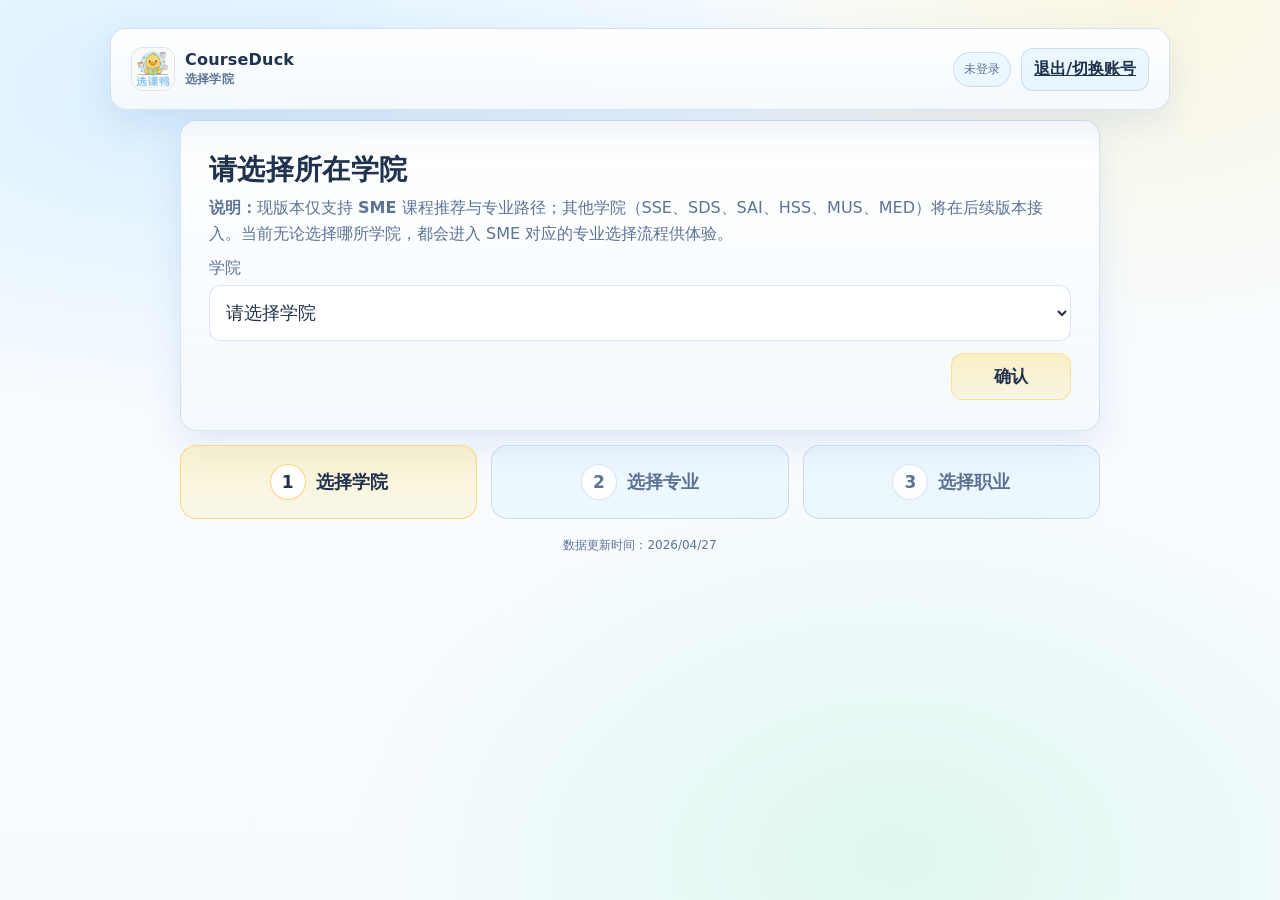
<file: web/school.html>
<!doctype html>
<html lang="zh-CN">
  <head>
    <meta charset="utf-8" />
    <meta name="viewport" content="width=device-width, initial-scale=1" />
    <title>CourseDuck - 选择学院</title>
    <link rel="stylesheet" href="./assets/styles.css" />
  </head>
  <body class="choice-page">
    <div class="container">
      <header class="topbar">
        <div class="brand">
          <img class="logo-img" src="./assets/logo.png" alt="CourseDuck Logo" />
          <div>
            <h1>CourseDuck <span class="sub">选择学院</span></h1>
          </div>
        </div>
        <div class="nav">
          <span class="chip" id="userChip">未登录</span>
          <a class="btn" href="./login.html">退出/切换账号</a>
        </div>
      </header>
      <main class="choice-main">
      <section class="panel centered choice-panel">
        <h2>请选择所在学院</h2>
        <p class="hint" id="scopeHint" style="margin-bottom: 12px">
          <strong>说明：</strong>现版本仅支持 <strong>SME</strong> 课程推荐与专业路径；其他学院（SSE、SDS、SAI、HSS、MUS、MED）将在后续版本接入。当前无论选择哪所学院，都会进入 SME 对应的专业选择流程供体验。
        </p>

        <form id="schoolForm" action="./info.html" method="get">
          <div class="field">
            <label for="schoolId">学院</label>
            <select id="schoolId" name="schoolId" required>
              <option value="">请选择学院</option>
              <option value="SME">SME</option>
              <option value="SSE">SSE</option>
              <option value="SDS">SDS</option>
              <option value="SAI">SAI</option>
              <option value="HSS">HSS</option>
              <option value="MUS">MUS</option>
              <option value="MED">MED</option>
            </select>
          </div>
          <div class="row" style="margin-top: 12px; justify-content: flex-end">
            <button class="btn primary confirm-btn" type="submit" id="confirmSchoolBtn">确认</button>
          </div>
        </form>
      </section>
      </main>
      <section class="choice-steps" aria-label="流程步骤">
        <div class="step-item active">
          <div class="step-index">1</div>
          <div class="step-text">选择学院</div>
        </div>
        <div class="step-item">
          <div class="step-index">2</div>
          <div class="step-text">选择专业</div>
        </div>
        <div class="step-item">
          <div class="step-index">3</div>
          <div class="step-text">选择职业</div>
        </div>
      </section>
      <div class="footer">数据更新时间：2026/04/27</div>
    </div>

    <script>
      const $ = (s) => document.querySelector(s);
      function readSession() {
        try {
          const raw = sessionStorage.getItem("courseduck.session");
          return raw ? JSON.parse(raw) : null;
        } catch {
          return null;
        }
      }
      function readProfile() {
        try {
          return JSON.parse(localStorage.getItem("courseduck.profile") || "{}");
        } catch {
          return {};
        }
      }
      function writeProfile(v) {
        localStorage.setItem("courseduck.profile", JSON.stringify(v));
      }
      function toast(msg) {
        window.alert(msg);
      }

      const SCHOOL_IDS = ["SME", "SSE", "SDS", "SAI", "HSS", "MUS", "MED"];
      const session = readSession();
      const userChip = $("#userChip");
      if (userChip) {
        userChip.textContent = session?.user?.email ? `已登录：${session.user.email}` : "未登录";
      }

      const schoolForm = $("#schoolForm");
      const schoolSel = $("#schoolId");
      const profile = readProfile();

      if (profile.schoolId && SCHOOL_IDS.includes(profile.schoolId)) {
        schoolSel.value = profile.schoolId;
      }

      schoolForm.addEventListener("submit", (e) => {
        const id = (schoolSel.value || "").trim();
        if (!id) {
          e.preventDefault();
          toast("请先选择学院，选择后才能进入专业选择页。");
          return;
        }
        writeProfile({ ...readProfile(), schoolId: id });
        /* 与 info.html → career.html 相同：不 preventDefault，由浏览器 GET 提交到 action */
      });
    </script>
  </body>
</html>
</file>
<file: web/assets/styles.css>
:root{
  --bg:#f7fbff;
  --panel:#ffffff;
  --panel2:#f3f9ff;
  --text:#20324d;
  --muted:#5e7393;
  --line:rgba(62,107,166,.18);
  --brand:#79c9ff;
  --brand2:#ffe27a;
  --danger:#ff8ba7;
  --shadow:0 14px 36px rgba(72,119,184,.14);
  --radius:16px;
  --radius2:12px;
  --mono: ui-monospace, SFMono-Regular, Menlo, Monaco, Consolas, "Liberation Mono", "Courier New", monospace;
  --sans: ui-sans-serif, system-ui, -apple-system, Segoe UI, Roboto, "Helvetica Neue", Arial, "Noto Sans", "Liberation Sans", sans-serif;
}

*{box-sizing:border-box}
html,body{height:100%}
body{
  margin:0;
  font-family:var(--sans);
  color:var(--text);
  background:
    radial-gradient(1200px 600px at 15% 10%, rgba(121,201,255,.24), transparent 55%),
    radial-gradient(900px 700px at 90% 0%, rgba(255,226,122,.22), transparent 50%),
    radial-gradient(1000px 700px at 70% 95%, rgba(123,232,178,.20), transparent 55%),
    linear-gradient(180deg, #f9fcff, var(--bg));
}

a{color:inherit}

.container{
  max-width:1100px;
  margin:0 auto;
  padding:28px 20px 48px;
}

.topbar{
  display:flex;
  align-items:center;
  justify-content:space-between;
  gap:16px;
  padding:18px 20px;
  border:1px solid var(--line);
  border-radius:var(--radius);
  background:linear-gradient(180deg, rgba(255,255,255,.96), rgba(243,249,255,.95));
  box-shadow:var(--shadow);
  position:sticky;
  top:14px;
  backdrop-filter: blur(10px);
  z-index:10;
}

.brand{
  display:flex;
  align-items:center;
  gap:10px;
  min-width: 220px;
}

.logo{
  width:36px;height:36px;border-radius:12px;
  background:conic-gradient(from 180deg, var(--brand), var(--brand2), var(--danger), var(--brand));
  box-shadow:0 12px 30px rgba(0,0,0,.35);
}
.logo-img{
  width:44px;
  height:44px;
  border-radius:12px;
  object-fit:cover;
  border:1px solid var(--line);
  background:#fff;
}

.brand h1{
  font-size:16px;
  margin:0;
  letter-spacing:.2px;
}
.brand .sub{
  display:block;
  margin-top:2px;
  font-size:12px;
  color:var(--muted);
}

.nav{
  display:flex;
  align-items:center;
  gap:10px;
  flex-wrap:wrap;
  justify-content:flex-end;
}

.chip{
  padding:8px 10px;
  border-radius:999px;
  border:1px solid var(--line);
  background:rgba(121,201,255,.10);
  font-size:12px;
  color:var(--muted);
}

/* 课程详情页：课程名称为正文大小，课程代码缩小与之对齐 */
.field.field-course-code{
  overflow-x:auto;
  -webkit-overflow-scrolling:touch;
}

.course-name-val{
  margin-top:2px;
  font-size:14px;
  line-height:1.5;
  color:var(--text);
  font-weight:500;
}

.chip.course-code-chip{
  display:inline-block;
  width:fit-content;
  min-width:min-content;
  max-width:none;
  box-sizing:border-box;
  font-family:var(--mono);
  font-size:14px;
  font-weight:600;
  line-height:1.4;
  letter-spacing:0.02em;
  color:var(--text);
  padding:7px 11px;
  white-space:nowrap;
}

.chip.prereq-chip{
  border-color: rgba(255,139,167,.55);
  color:#b13458;
  background: rgba(255,139,167,.18);
  font-size:13px;
  font-weight:600;
  white-space:nowrap;
}

.course-detail-page .container{
  min-height:100vh;
}

.course-detail-page .detail-grid{
  grid-template-columns: 1fr;
  margin-top:18px;
}

.course-detail-page .detail-panel{
  width:min(980px, 100%);
  margin:0 auto;
  padding:24px 22px;
}

.course-detail-page .detail-panel .hint{
  font-size:14px;
  line-height:1.6;
}

.course-detail-page .detail-panel .field label{
  font-size:14px;
}

.course-detail-page .detail-panel .course-code-chip{
  font-size:15px;
}

.course-detail-page .detail-panel .prereq-chip{
  font-size:14px;
}

.course-detail-page .detail-panel .course-name-val{
  font-size:17px;
}

.course-detail-page .detail-panel .item h3{
  font-size:16px;
}

.course-detail-page .detail-panel .item .meta{
  font-size:14px;
  line-height:1.7;
}

.btn{
  border:1px solid var(--line);
  background:rgba(121,201,255,.12);
  color:var(--text);
  border-radius:12px;
  padding:10px 12px;
  font-weight:600;
  cursor:pointer;
  transition:transform .06s ease, background .15s ease, border-color .15s ease;
}
.btn:hover{background:rgba(121,201,255,.20); border-color: rgba(62,107,166,.28)}
.btn:active{transform:translateY(1px)}
.btn.primary{
  border-color: rgba(255,198,79,.45);
  background: linear-gradient(180deg, rgba(255,226,122,.45), rgba(255,226,122,.20));
}
.btn.primary:hover{border-color: rgba(255,198,79,.75)}
.btn.danger{
  border-color: rgba(255,139,167,.45);
  background: linear-gradient(180deg, rgba(255,139,167,.24), rgba(255,139,167,.10));
}
.btn.confirm-btn{
  min-width:88px;
  padding:8px 18px;
  font-size:13px;
}

.grid{
  margin-top:22px;
  display:grid;
  grid-template-columns: 1.05fr .95fr;
  gap:16px;
}
.recommend-layout{
  margin-top:22px;
  display:grid;
  grid-template-columns: 1.05fr .95fr;
  gap:16px;
  align-items:start;
}
.recommend-left{
  display:grid;
  grid-template-columns:1fr;
  gap:16px;
  align-content:start;
}
.recommend-right{
  align-self:start;
}
@media (max-width: 980px){
  .grid{grid-template-columns: 1fr}
  .brand{min-width:auto}
  .recommend-layout{grid-template-columns:1fr}
}

.panel{
  border:1px solid var(--line);
  border-radius:var(--radius);
  background:linear-gradient(180deg, rgba(255,255,255,.97), rgba(243,249,255,.95));
  box-shadow:var(--shadow);
  padding:16px;
}
.panel.centered{
  max-width:760px;
  margin:22px auto 0;
}

.panel h2{
  margin:0 0 6px;
  font-size:14px;
  letter-spacing:.3px;
}
.panel .hint{
  margin:0 0 14px;
  color:var(--muted);
  font-size:12px;
  line-height:1.4;
}

.row{
  display:flex;
  gap:10px;
  flex-wrap:wrap;
  align-items:center;
}

.field{
  width:100%;
}
.field label{
  display:block;
  font-size:12px;
  color:var(--muted);
  margin:10px 0 6px;
}
.input, select, textarea{
  width:100%;
  padding:11px 12px;
  border-radius:12px;
  border:1px solid var(--line);
  background:rgba(255,255,255,.96);
  color:var(--text);
  outline:none;
}
.input:focus, select:focus, textarea:focus{
  border-color: rgba(107,180,255,.45);
  box-shadow: 0 0 0 4px rgba(107,180,255,.12);
}

/* Prevent white-on-white options in native select dropdowns */
select option{
  color:#111827;
  background:#ffffff;
}

.two{
  display:grid;
  grid-template-columns: 1fr 1fr;
  gap:10px;
}
@media (max-width: 680px){
  .two{grid-template-columns:1fr}
}

.kpi{
  display:grid;
  grid-template-columns: repeat(3, 1fr);
  gap:10px;
  margin-top:10px;
}
@media (max-width: 680px){
  .kpi{grid-template-columns: 1fr}
}
.kpi .card{
  border:1px solid var(--line);
  border-radius:14px;
  background: rgba(121,201,255,.08);
  padding:12px;
}
.kpi .card .v{
  font-size:18px;
  font-weight:800;
}
.kpi .card .k{
  font-size:12px;
  color:var(--muted);
  margin-top:4px;
}

.list{
  display:flex;
  flex-direction:column;
  gap:10px;
  margin-top:12px;
}
.item{
  border:1px solid var(--line);
  border-radius:14px;
  background: rgba(255,255,255,.86);
  padding:12px;
}
.item .t{
  display:flex;
  align-items:flex-start;
  justify-content:space-between;
  gap:10px;
}
.item h3{
  margin:0;
  font-size:13px;
}
.item .meta{
  margin-top:6px;
  color:var(--muted);
  font-size:12px;
  line-height:1.35;
}
.badge{
  display:inline-flex;
  align-items:center;
  gap:6px;
  font-size:11px;
  padding:6px 8px;
  border-radius:999px;
  border:1px solid var(--line);
  color: var(--muted);
  background: rgba(121,201,255,.12);
  white-space:nowrap;
}
.badge.ok{border-color: rgba(101,213,164,.55); color: #128a56; background: rgba(123,232,178,.20)}
.badge.warn{border-color: rgba(255,198,79,.55); color: #9c6b00; background: rgba(255,226,122,.22)}
.badge.hot{border-color: rgba(255,139,167,.55); color: #b13458; background: rgba(255,139,167,.18)}

.footer{
  margin-top:18px;
  color:var(--muted);
  font-size:12px;
  text-align:center;
}

.split{
  display:grid;
  grid-template-columns: 1fr;
  gap:12px;
}

.tree{
  display:grid;
  grid-template-columns: 1fr 1fr;
  gap:10px;
}
@media (max-width: 860px){
  .tree{grid-template-columns: 1fr}
}
.node{
  border:1px solid var(--line);
  border-radius:14px;
  padding:12px;
  background: rgba(255,255,255,.90);
}
.node .head{
  display:flex;
  align-items:center;
  justify-content:space-between;
  gap:10px;
}
.node .skills{
  margin-top:10px;
  display:flex;
  flex-wrap:wrap;
  gap:8px;
}
.pill{
  padding:6px 8px;
  border-radius:999px;
  border:1px solid var(--line);
  background: rgba(121,201,255,.10);
  font-size:11px;
  color: var(--muted);
}
.pill.gap{border-color: rgba(255,139,167,.45); color: #b13458; background: rgba(255,139,167,.14)}
.pill.have{border-color: rgba(101,213,164,.50); color: #128a56; background: rgba(123,232,178,.18)}

.skill-tree-wrap{
  overflow:auto;
  padding:4px 0;
  display:flex;
  justify-content:center;
}

.skill-tree,
.skill-tree ul{
  list-style:none;
  margin:0;
  padding-left:24px;
  position:relative;
}

.skill-tree{
  padding-left:8px;
  width:fit-content;
  margin:0 auto;
}

.skill-tree li{
  position:relative;
  padding:8px 0 0 22px;
}

.skill-tree li::before{
  content:"";
  position:absolute;
  top:0;
  left:0;
  width:14px;
  height:18px;
  border-left:1.5px solid var(--line);
  border-bottom:1.5px solid var(--line);
  border-bottom-left-radius:10px;
}

.skill-tree li:last-child::before{
  height:14px;
}

.skill-tree li > span{
  display:inline-block;
  border:1px solid var(--line);
  border-radius:12px;
  background:rgba(121,201,255,.12);
  color:var(--text);
  padding:8px 12px;
  font-size:13px;
  font-weight:600;
  white-space:nowrap;
}

.skill-tree > li > span{
  font-weight:700;
  background:linear-gradient(180deg, rgba(255,226,122,.32), rgba(255,226,122,.14));
}

.reco-item .t{
  align-items:center;
}

.reco-item .t h3{
  flex:1;
  min-width:0;
}

.reco-badges{
  display:flex;
  flex-direction:column;
  align-items:flex-end;
  gap:8px;
  flex-wrap:nowrap;
  white-space:nowrap;
  flex-shrink:0;
}

.skill-display-panel{
  position:relative;
  padding-bottom:58px;
}

.skill-report-action{
  position:absolute;
  right:16px;
  bottom:14px;
}

.recommend-page .topbar .brand h1{
  font-size:18px;
}

.recommend-page .topbar .brand .sub{
  font-size:13px;
}

.recommend-page .panel h2{
  font-size:18px;
}

.recommend-page .panel .hint{
  font-size:14px;
  line-height:1.6;
}

.recommend-page .chip{
  font-size:13px;
}

.recommend-page .item h3{
  font-size:15px;
}

.recommend-page .item .meta{
  font-size:13px;
  line-height:1.55;
}

.recommend-page .badge{
  font-size:12px;
}

.recommend-page .btn{
  font-size:14px;
}

.recommend-page .pill{
  font-size:12px;
}

.toast{
  position:fixed;
  right:18px;
  bottom:18px;
  max-width: 420px;
  border:1px solid var(--line);
  border-radius: 14px;
  padding:12px 12px;
  background: rgba(255,255,255,.96);
  box-shadow:var(--shadow);
  display:none;
}
.toast.show{display:block}
.toast .title{font-weight:800; font-size:13px}
.toast .msg{margin-top:6px; color:var(--muted); font-size:12px; line-height:1.35}
.toast .actions{margin-top:10px; display:flex; gap:8px; justify-content:flex-end}

.modal-overlay{
  position:fixed;
  inset:0;
  background:rgba(19,35,62,.35);
  display:none;
  align-items:center;
  justify-content:center;
  z-index:1000;
  padding:20px;
}
.modal-overlay.show{display:flex}
.modal{
  width:min(560px, 100%);
  border:1px solid var(--line);
  border-radius:16px;
  background:linear-gradient(180deg, rgba(255,255,255,.98), rgba(243,249,255,.96));
  box-shadow:var(--shadow);
  padding:16px;
}
.modal-header{
  display:flex;
  align-items:center;
  justify-content:space-between;
  gap:12px;
}
.modal-title{
  margin:0;
  font-size:16px;
}
.modal-body{
  margin-top:10px;
  color:var(--muted);
  font-size:13px;
  line-height:1.5;
  min-height:70px;
}
.modal-footer{
  margin-top:12px;
  display:flex;
  justify-content:flex-end;
  gap:8px;
}

.policy-links a{
  color:var(--muted);
  font-size:12px;
  text-decoration:none;
}
.policy-links a:hover{
  color:var(--text);
  text-decoration:underline;
}

.login-shell{
  min-height:calc(100vh - 56px);
  padding:28px 20px 20px;
  max-width:1100px;
  margin:0 auto;
  display:grid;
  grid-template-columns: 1fr 1.15fr;
  gap:0;
}

.login-hero{
  border-right:none;
  border-top-right-radius:0;
  border-bottom-right-radius:0;
  display:flex;
  flex-direction:column;
  justify-content:space-between;
  padding:32px;
}

.hero-copy{
  margin-top:20px;
  text-align:center;
}

.hero-center-logo{
  display:block;
  width:clamp(92px, 12vw, 148px);
  height:clamp(92px, 12vw, 148px);
  border-radius:20px;
  margin:0 auto 14px;
  object-fit:cover;
  border:1px solid var(--line);
  background:#fff;
}

.hero-copy h2{
  margin:0;
  font-size:56px;
  line-height:1.05;
  letter-spacing:.6px;
}

.hero-copy .hint{
  margin-top:14px;
  font-size:14px;
}

.hero-meta{
  display:flex;
  justify-content:center;
}

.login-form-wrap{
  border-top-left-radius:0;
  border-bottom-left-radius:0;
  padding:28px 26px;
  display:flex;
  align-items:center;
  justify-content:center;
}

.login-form-inner{
  width:min(460px, 100%);
}

.login-head{
  display:flex;
  justify-content:space-between;
  align-items:center;
  gap:12px;
}

.login-head h2{
  margin:0;
  font-size:30px;
}

.login-home{
  color:var(--muted);
  font-size:13px;
  text-decoration:none;
}

.login-home:hover{
  color:var(--text);
  text-decoration:underline;
}

.login-form{
  margin-top:6px;
}

.login-email-row{
  flex-wrap:nowrap;
}

.login-actions{
  margin-top:12px;
  justify-content:space-between;
}

.login-forgot{
  color:var(--muted);
  font-size:12px;
  text-decoration:none;
}

.login-forgot:hover{
  color:var(--text);
  text-decoration:underline;
}

.login-submit{
  width:100%;
  margin-top:8px;
  padding:12px 14px;
  font-size:15px;
}

.login-policy{
  margin-top:10px;
  justify-content:flex-end;
}

.login-policy span{
  color:var(--muted);
  font-size:12px;
}

@media (max-width: 900px){
  .login-shell{
    grid-template-columns:1fr;
    padding-top:20px;
  }
  .login-hero{
    border-right:1px solid var(--line);
    border-bottom:none;
    border-top-right-radius:var(--radius);
    border-bottom-left-radius:0;
  }
  .login-form-wrap{
    border-top-left-radius:0;
    border-top-right-radius:0;
    border-bottom-left-radius:var(--radius);
    display:block;
  }
  .login-form-inner{
    width:100%;
  }
  .hero-copy h2{
    font-size:38px;
  }
}

.choice-page .container{
  min-height:100vh;
}

.choice-main{
  padding:10px 0 0;
}

.panel.centered.choice-panel{
  max-width:920px;
  width:min(920px, 100%);
  margin:0 auto;
  padding:30px 28px;
}

.choice-panel .input,
.choice-panel select{
  min-height:56px;
  font-size:18px;
}

.choice-panel .field label{
  font-size:16px;
}

.choice-panel h2{
  font-size:28px;
}

.choice-panel .hint{
  font-size:16px;
  line-height:1.6;
}

.choice-panel .chip{
  font-size:15px;
  padding:10px 14px;
}

.choice-panel .btn{
  font-size:16px;
}

.choice-panel .confirm-btn{
  min-width:120px;
  padding:11px 24px;
  font-size:17px;
}

.choice-steps{
  margin:14px auto 4px;
  width:min(920px, 100%);
  display:grid;
  grid-template-columns:repeat(3, 1fr);
  gap:14px;
}

.step-item{
  border:1px solid var(--line);
  border-radius:16px;
  background:rgba(121,201,255,.08);
  padding:18px 14px;
  display:flex;
  align-items:center;
  justify-content:center;
  gap:10px;
}

.step-index{
  width:36px;
  height:36px;
  border-radius:999px;
  border:1px solid var(--line);
  display:inline-flex;
  align-items:center;
  justify-content:center;
  font-size:17px;
  font-weight:800;
  color:var(--muted);
  background:rgba(255,255,255,.9);
}

.step-text{
  font-size:18px;
  font-weight:700;
  color:var(--muted);
}

.step-item.active{
  border-color:rgba(255,198,79,.62);
  background:linear-gradient(180deg, rgba(255,226,122,.35), rgba(255,226,122,.16));
}

.step-item.active .step-index{
  border-color:rgba(255,198,79,.75);
  color:var(--text);
  background:rgba(255,255,255,.98);
}

.step-item.active .step-text{
  color:var(--text);
}

@media (max-width: 860px){
  .choice-main{
    padding-top:8px;
  }
  .panel.centered.choice-panel{
    max-width:100%;
    padding:20px 16px;
  }
  .choice-steps{
    grid-template-columns:1fr;
    gap:10px;
  }
  .choice-panel h2{
    font-size:24px;
  }
  .choice-panel .input,
  .choice-panel select{
    min-height:52px;
    font-size:16px;
  }
}
</file>
